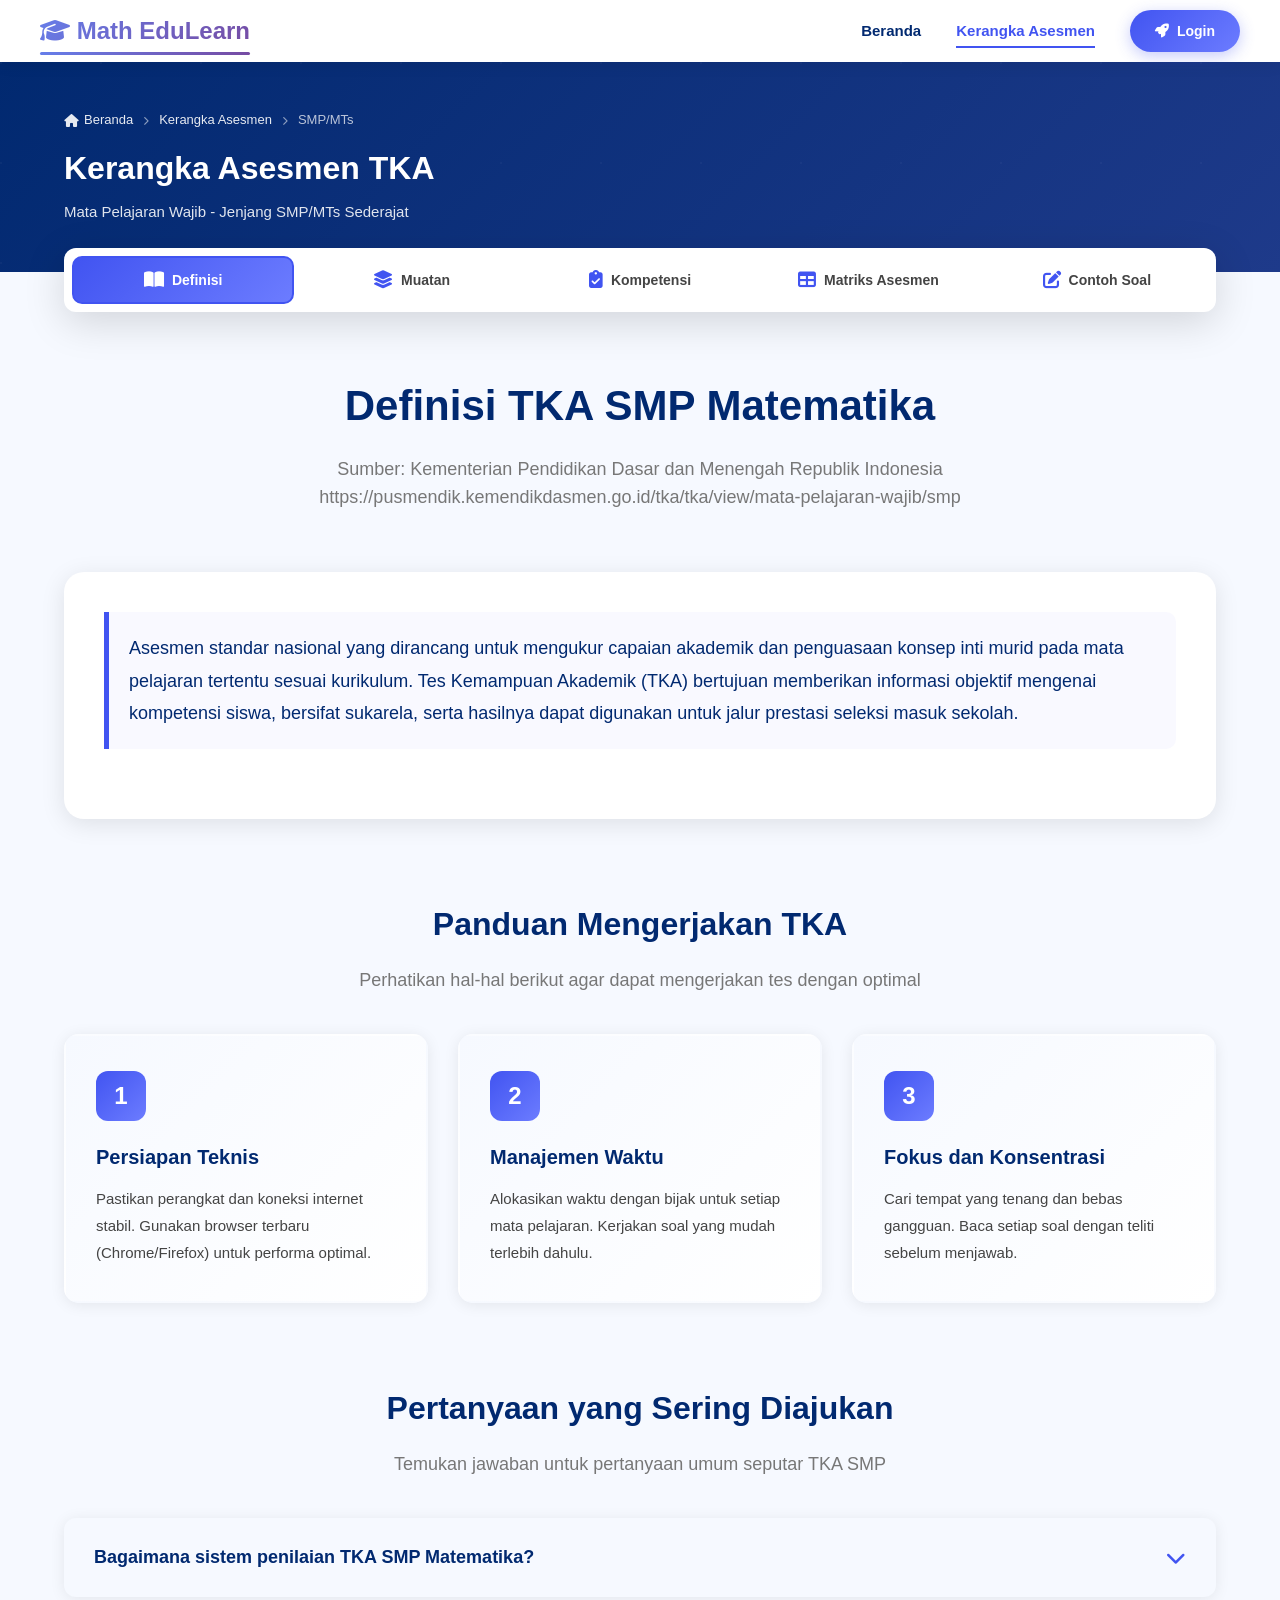
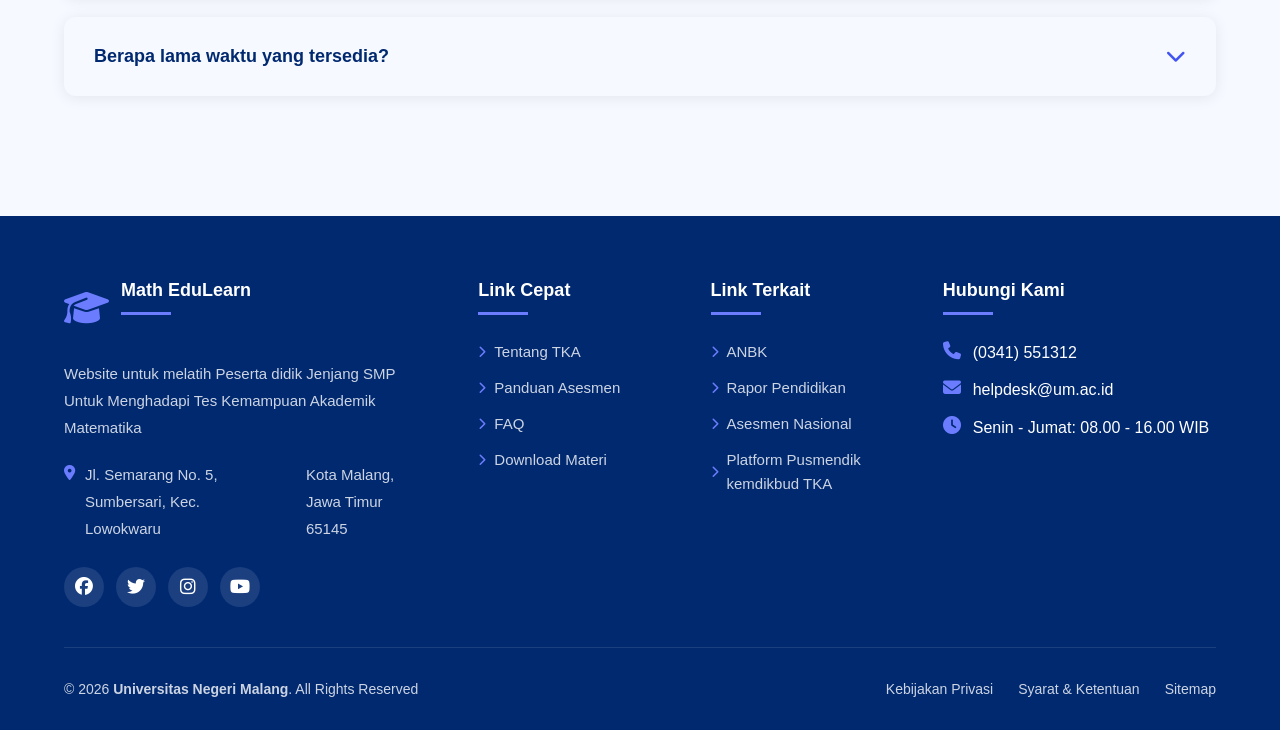
<file: kerangkaasesmen.html>
<!DOCTYPE html>
<html lang="id">
<head>
    <meta charset="UTF-8">
    <meta name="viewport" content="width=device-width, initial-scale=1.0">
    <title>Kerangka Asesmen SMP - TKA Pusmendik</title>
    <link rel="stylesheet" href="kerangkaasesmen.css">
    <link rel="stylesheet" href="https://cdnjs.cloudflare.com/ajax/libs/font-awesome/6.4.0/css/all.min.css">
</head>
<nav class="navbar">
        <div class="nav-container">
            <div class="logo">
                <i class="fas fa-graduation-cap"></i>
                <span>Math EduLearn</span>
            </div>
            <div class="nav-links">
                <a href="index.html" class="nav-link">Beranda</a>
                <a href="#" class="nav-link active">Kerangka Asesmen</a>
                <a href="https://tkasmp.vercel.app/" class="btn-cta">
                    <i class="fas fa-rocket"></i> Login
                </a>
            </div>
            <div class="mobile-menu-icon">
                <i class="fas fa-bars"></i>
            </div>
        </div>
    </nav>
    <section class="breadcrumb-section">
        <div class="container">
            <div class="breadcrumb">
                <a href="index.html"><i class="fas fa-home"></i> Beranda</a>
                <i class="fas fa-chevron-right"></i>
                <a href="#">Kerangka Asesmen</a>
                <i class="fas fa-chevron-right"></i>
                <span>SMP/MTs</span>
            </div>
            <h1>Kerangka Asesmen TKA</h1>
            <p>Mata Pelajaran Wajib - Jenjang SMP/MTs Sederajat</p>
        </div>
    </section>

   <section class="tabs-section">
        <div class="container">
            <div class="tabs-wrapper">
                <button class="tab-btn active" data-target="definisi">
                    <i class="fas fa-book-open"></i>
                    <span>Definisi</span>
                </button>
                
                <button class="tab-btn" data-target="muatan">
                    <i class="fas fa-layer-group"></i>
                    <span>Muatan</span>
                </button>
                
                <button class="tab-btn" data-target="kompetensi">
                    <i class="fas fa-clipboard-check"></i>
                    <span>Kompetensi</span>
                </button>
                
                <button class="tab-btn" data-target="matriks">
                    <i class="fas fa-table"></i>
                    <span>Matriks Asesmen</span>
                </button>
                
                <button class="tab-btn" data-target="contoh">
                    <i class="fas fa-pen-to-square"></i>
                    <span>Contoh Soal</span>
                </button>
            </div>
        </div>
    </section>

    <section class="main-content">
        <div class="container">
            
<div id="definisi" class="tab-content active-content" data-aos="fade-up">
                
                <div class="content-header">
                    <h2>Definisi TKA SMP Matematika</h2>
                    <p>Sumber: Kementerian Pendidikan Dasar dan Menengah Republik Indonesia </p>
        <p>https://pusmendik.kemendikdasmen.go.id/tka/tka/view/mata-pelajaran-wajib/smp </p>
                </div>
                <div class="definition-box">
                    <div class="highlight-text">
                        <p>Asesmen standar nasional yang dirancang untuk mengukur capaian akademik dan penguasaan konsep inti murid pada mata pelajaran tertentu sesuai kurikulum. Tes Kemampuan Akademik (TKA) bertujuan memberikan informasi objektif mengenai kompetensi siswa, bersifat sukarela, serta hasilnya dapat digunakan untuk jalur prestasi seleksi masuk sekolah.</p>
                    </div>
                </div>

                <div class="guidelines-header" style="margin-top: 80px; margin-bottom: 40px; text-align: center;">
                    <h2 style="font-size: 32px; color: var(--secondary-color);">Panduan Mengerjakan TKA</h2>
                    <p style="color: var(--text-light);">Perhatikan hal-hal berikut agar dapat mengerjakan tes dengan optimal</p>
                </div>
                <div class="guidelines-grid">
                    <div class="guideline-card">
                        <div class="guideline-number">1</div>
                        <div class="guideline-content">
                            <h4>Persiapan Teknis</h4>
                            <p>Pastikan perangkat dan koneksi internet stabil. Gunakan browser terbaru (Chrome/Firefox) untuk performa optimal.</p>
                        </div>
                    </div>
                    <div class="guideline-card">
                        <div class="guideline-number">2</div>
                        <div class="guideline-content">
                            <h4>Manajemen Waktu</h4>
                            <p>Alokasikan waktu dengan bijak untuk setiap mata pelajaran. Kerjakan soal yang mudah terlebih dahulu.</p>
                        </div>
                    </div>
                    <div class="guideline-card">
                        <div class="guideline-number">3</div>
                        <div class="guideline-content">
                            <h4>Fokus dan Konsentrasi</h4>
                            <p>Cari tempat yang tenang dan bebas gangguan. Baca setiap soal dengan teliti sebelum menjawab.</p>
                        </div>
                    </div>
                </div>

                <div class="faq-header" style="margin-top: 80px; margin-bottom: 40px; text-align: center;">
                    <h2 style="font-size: 32px; color: var(--secondary-color);">Pertanyaan yang Sering Diajukan</h2>
                    <p style="color: var(--text-light);">Temukan jawaban untuk pertanyaan umum seputar TKA SMP</p>
                </div>
                <div class="faq-list">
                    <div class="faq-item">
                        <div class="faq-question" onclick="toggleFaq(this)">
                            <h4>Bagaimana sistem penilaian TKA SMP Matematika?</h4>
                            <i class="fas fa-chevron-down"></i>
                        </div>
                        <div class="faq-answer">
                            <p>TKA SMP Matematika menggunakan sistem penilaian dengan skala 0-100.</p>
                        </div>
                    </div>
                    <div class="faq-item">
                        <div class="faq-question" onclick="toggleFaq(this)">
                            <h4>Berapa lama waktu yang tersedia?</h4>
                            <i class="fas fa-chevron-down"></i>
                        </div>
                        <div class="faq-answer">
                            <p>Total waktu yang disediakan adalah 60 Menit</p>
                        </div>
                    </div>
                </div>
                
                <div style="margin-bottom: 60px;"></div>

            </div>

            <div id="muatan" class="tab-content" style="display: none;">
                <div class="text-content-wrapper">
                    <h3 class="text-title">Muatan</h3>
                    <p class="text-paragraph">
                        Muatan TKA Matematika SMP/MTs/sederajat merujuk pada elemen kurikulum atau materi matematika yang dipelajari murid yang ada pada Kurikulum 2013 dan Kurikulum Merdeka. Elemen ini meliputi:
                    </p>
                    <ul class="text-list">
                        <li>bilangan,</li>
                        <li>aljabar,</li>
                        <li>geometri dan pengukuran, serta</li>
                        <li>data dan peluang.</li>
                    </ul>
                    <p class="text-paragraph">
                        Penggunaan logika matematika diintegrasikan langsung dengan elemen matematika yang tertera dalam kurikulum. Pengetahuan matematika diukur melalui permasalahan dalam konteks matematika dan permasalahan dalam konteks keseharian.
                    </p>
                </div>
            </div>

 <div id="kompetensi" class="tab-content" style="display: none;">
    <div class="content-header">
        <h2>Kompetensi</h2>
        <p>Sumber: Kementerian Pendidikan Dasar dan Menengah Republik Indonesia </p>
        <p>https://pusmendik.kemendikdasmen.go.id/tka/tka/view/mata-pelajaran-wajib/smp </p>
    </div>
    
    <div class="table-responsive">
        <table class="competency-table">
            <thead>
                <tr>
                    <th width="25%">Level Kognitif</th>
                    <th width="25%">Proses Berpikir</th>
                    <th width="50%">Deskripsi Proses Berpikir</th>
                </tr>
            </thead>
            <tbody>
                <tr>
                    <td rowspan="4" class="level-cell">
                        <span class="level-badge l1">Level 1</span>
                        <strong>Pengetahuan & Pemahaman</strong>
                        <br><em>(Knowing and Understanding)</em>
                    </td>
                    <td><strong>Menghitung</strong></td>
                    <td>Melakukan perhitungan berdasarkan prosedur yang mencakup operasi hitung aritmatika (+, -, ×, ÷, atau kombinasinya), operasi aljabar, atau operasi matematika lainnya.</td>
                </tr>
                <tr>
                    <td><strong>Memahami informasi</strong></td>
                    <td>Memahami informasi dari grafik fungsi, tabel, diagram, infografis, atau bentuk visual lainnya.</td>
                </tr>
                <tr>
                    <td><strong>Mengelompokkan</strong></td>
                    <td>Mengelompokkan objek berdasarkan fakta, konsep, dan prinsip matematika dalam cakupan sub-elemen.</td>
                </tr>
                <tr>
                    <td><strong>Mengidentifikasi</strong></td>
                    <td>Melakukan identifikasi terhadap objek menggunakan konsep, fakta, dan prinsip matematika dalam cakupan sub-elemen.</td>
                </tr>

                <tr>
                    <td rowspan="3" class="level-cell">
                        <span class="level-badge l2">Level 2</span>
                        <strong>Aplikasi</strong>
                        <br><em>(Applying)</em>
                    </td>
                    <td><strong>Memodelkan</strong></td>
                    <td>Memodelkan permasalahan kontekstual terkait cakupan sub-elemen ke dalam kalimat matematika.</td>
                </tr>
                <tr>
                    <td><strong>Mengaplikasikan</strong></td>
                    <td>Mengaplikasikan strategi dan operasi matematika (berupa operasi hitung, operasi aljabar, atau bentuk operasi lainnya) untuk menyelesaikan permasalahan yang melibatkan konsep dan prosedur matematis yang familiar dan rutin.</td>
                </tr>
                <tr>
                    <td><strong>Menginterpretasikan</strong></td>
                    <td>Memahami dan menjelaskan makna dari berbagai situasi, kejadian, pernyataan, representasi, atau masalah matematika.</td>
                </tr>

                <tr>
                    <td rowspan="5" class="level-cell">
                        <span class="level-badge l3">Level 3</span>
                        <strong>Penalaran</strong>
                        <br><em>(Reasoning)</em>
                    </td>
                    <td><strong>Menganalisis</strong></td>
                    <td>Menentukan, menjelaskan, dan menggunakan hubungan beberapa konsep, fakta, prinsip, atau prosedur matematika dalam cakupan sub-elemen.</td>
                </tr>
                <tr>
                    <td><strong>Memecahkan masalah</strong></td>
                    <td>Mengaitkan beberapa konsep, fakta, prinsip, prosedur, dan representasi matematika dalam cakupan sub-elemen, untuk menyelesaikan permasalahan dalam situasi baru atau konteks yang tidak rutin.</td>
                </tr>
                <tr>
                    <td><strong>Mengevaluasi</strong></td>
                    <td>Mengevaluasi alternatif strategi dan solusi dari suatu pemecahan masalah.</td>
                </tr>
                <tr>
                    <td><strong>Menyimpulkan</strong></td>
                    <td>Menarik kesimpulan yang valid dari informasi, data, atau bukti yang diberikan menggunakan konsep, fakta, prinsip, dan prosedur matematika dalam cakupan sub-elemen.</td>
                </tr>
                <tr>
                    <td><strong>Melakukan generalisasi</strong></td>
                    <td>Menyusun pernyataan matematis yang menggambarkan hubungan yang lebih umum terkait konsep, fakta, prinsip, dan prosedur dalam cakupan sub-elemen.</td>
                </tr>
            </tbody>
        </table>
    </div>
</div>

<div id="matriks" class="tab-content" style="display: none;">
    <div class="content-header">
        <h2>Matriks Asesmen</h2>
        <p>Sumber: Kementerian Pendidikan Dasar dan Menengah Republik Indonesia </p>
        <p>https://pusmendik.kemendikdasmen.go.id/tka/tka/view/mata-pelajaran-wajib/smp </p>
    </div>
    
    <div class="table-responsive">
        <table class="matrix-table">
            <thead>
                <tr>
                    <th width="5%">No</th>
                    <th width="15%">Elemen/ Materi</th>
                    <th width="20%">Sub-elemen/ Submateri</th>
                    <th width="40%">Kompetensi</th>
                    <th width="20%">Batasan/ Catatan</th>
                </tr>
            </thead>
            <tbody>
                <tr>
                    <td class="center-text">1</td>
                    <td class="bold-text">Bilangan</td>
                    <td class="bold-text">Bilangan Real</td>
                    <td>
                        <p class="intro-text">Memahami, mengaplikasikan, dan bernalar yang lebih tinggi untuk menyelesaikan permasalahan terkait cakupan sub-elemen berikut:</p>
                        <ul class="detail-list">
                            <li>Perbandingan dan sifat-sifat bilangan;</li>
                            <li>Operasi aritmetika pada bilangan;</li>
                            <li>Estimasi/perkiraan hasil perhitungan;</li>
                            <li>Faktorisasi prima bilangan asli;</li>
                            <li>Rasio (skala, proporsi, dan laju perubahan);</li>
                            <li>Perbandingan senilai dan berbalik nilai.</li>
                        </ul>
                    </td>
                    <td>
                        Bilangan mencakup bilangan bulat, bilangan rasional dan irasional, bilangan berpangkat bulat, bilangan akar, dan bilangan dalam notasi ilmiah.
                    </td>
                </tr>

                <tr>
                    <td rowspan="4" class="center-text">2</td>
                    <td rowspan="4" class="bold-text">Aljabar</td>
                    <td class="bold-text">Persamaan dan Pertidaksamaan Linier</td>
                    <td>
                        <p class="intro-text">Memahami, mengaplikasikan, dan bernalar yang lebih tinggi untuk menyelesaikan permasalahan terkait cakupan sub-elemen berikut:</p>
                        <ul class="detail-list">
                            <li>Persamaan linear satu variabel;</li>
                            <li>Pertidaksamaan linear satu variabel;</li>
                            <li>Sistem persamaan linear dua variabel.</li>
                        </ul>
                    </td>
                    <td rowspan="4" class="center-text">-</td>
                </tr>
                <tr>
                    <td class="bold-text">Bentuk Aljabar</td>
                    <td>
                        <p class="intro-text">Memahami, mengaplikasikan, dan bernalar yang lebih tinggi untuk menyelesaikan permasalahan terkait cakupan sub-elemen berikut:</p>
                        <ul class="detail-list">
                            <li>Bentuk aljabar dan sifat-sifat operasinya (komutatif, asosiatif, dan distributif).</li>
                        </ul>
                    </td>
                </tr>
                <tr>
                    <td class="bold-text">Fungsi</td>
                    <td>
                        <p class="intro-text">Memahami, mengaplikasikan, dan bernalar yang lebih tinggi untuk menyelesaikan permasalahan terkait cakupan sub-elemen berikut:</p>
                        <ul class="detail-list">
                            <li>Relasi dan fungsi (domain, kodomain, range), serta penyajiannya.</li>
                        </ul>
                    </td>
                </tr>
                <tr>
                    <td class="bold-text">Barisan dan Deret</td>
                    <td>
                        <p class="intro-text">Memahami, mengaplikasikan, dan bernalar yang lebih tinggi untuk menyelesaikan permasalahan terkait cakupan sub-elemen berikut:</p>
                        <ul class="detail-list">
                            <li>Barisan berhingga bilangan;</li>
                            <li>Deret berhingga bilangan.</li>
                        </ul>
                    </td>
                </tr>

                <tr>
                    <td rowspan="3" class="center-text">3</td>
                    <td rowspan="3" class="bold-text">Geometri dan Pengukuran</td>
                    <td class="bold-text">Objek Geometri</td>
                    <td>
                        <p class="intro-text">Memahami, mengaplikasikan, dan bernalar yang lebih tinggi untuk menyelesaikan permasalahan terkait cakupan sub-elemen berikut:</p>
                        <ul class="detail-list">
                            <li>Hubungan antar-sudut yang terbentuk oleh dua garis yang berpotongan, dan oleh dua garis sejajar yang dipotong suatu garis transversal (termasuk penentuan besar sudut dalam segitiga);</li>
                            <li>Teorema Pythagoras;</li>
                            <li>Kekongruenan dan kesebangunan bangun datar;</li>
                            <li>Jaring-jaring bangun ruang (prisma, tabung, limas dan kerucut).</li>
                        </ul>
                    </td>
                    <td rowspan="3" class="center-text">-</td>
                </tr>
                <tr>
                    <td class="bold-text">Transformasi Geometri</td>
                    <td>
                        <p class="intro-text">Memahami, mengaplikasikan, dan bernalar yang lebih tinggi untuk menyelesaikan permasalahan terkait cakupan sub-elemen berikut:</p>
                        <ul class="detail-list">
                            <li>Transformasi tunggal (refleksi, translasi, rotasi, dan dilatasi) terhadap titik, garis, dan bangun datar pada bidang.</li>
                        </ul>
                    </td>
                </tr>
                <tr>
                    <td class="bold-text">Pengukuran</td>
                    <td>
                        <p class="intro-text">Memahami, mengaplikasikan, dan bernalar yang lebih tinggi untuk menyelesaikan permasalahan terkait cakupan sub-elemen berikut:</p>
                        <ul class="detail-list">
                            <li>Keliling dan luas bangun datar (daerah segi banyak dan daerah lingkaran, serta daerah gabungannya);</li>
                            <li>Volume bangun ruang (prisma, limas, dan bola).</li>
                        </ul>
                    </td>
                </tr>

                <tr>
                    <td rowspan="2" class="center-text">4</td>
                    <td rowspan="2" class="bold-text">Data dan Peluang</td>
                    <td class="bold-text">Data</td>
                    <td>
                        <p class="intro-text">Memahami, mengaplikasikan, dan bernalar yang lebih tinggi untuk menyelesaikan permasalahan terkait cakupan sub-elemen berikut:</p>
                        <ul class="detail-list">
                            <li>Perumusan pertanyaan untuk mendapatkan data, serta penyajian, dan peginterpretasian data;</li>
                            <li>Penentuan dan penaksiran rerata (mean), median, modus, dan jangkauan (range) dari data;</li>
                            <li>Perbandingan ukuran pemusatan dan ukuran penyebaran beberapa kelompok data.</li>
                        </ul>
                    </td>
                    <td>
                        Penyajian data meliputi: diagram batang, diagram garis, diagram lingkaran, dan tabel.
                    </td>
                </tr>
                <tr>
                    <td class="bold-text">Peluang</td>
                    <td>
                        <p class="intro-text">Memahami, mengaplikasikan, dan bernalar yang lebih tinggi untuk menyelesaikan permasalahan terkait cakupan sub-elemen berikut:</p>
                        <ul class="detail-list">
                            <li>Peluang dan frekuensi relatif dari kejadian tunggal.</li>
                        </ul>
                    </td>
                    <td>-</td>
                </tr>
            </tbody>
        </table>
    </div>
</div>
 <div id="contoh" class="tab-content" style="display: none;">
    <div class="content-header">
        <h2>Contoh Soal Matematika</h2>
        <p>Sumber: Kementerian Pendidikan Dasar dan Menengah Republik Indonesia </p>
        <p>https://pusmendik.kemendikdasmen.go.id/tka/tka/view/mata-pelajaran-wajib/smp </p>
    </div>
    
    <div class="table-responsive">
        <table class="examples-table">
            <thead>
                <tr>
                    <th width="5%">No</th>
                    <th width="20%">Materi & Level</th>
                    <th width="75%">Stimulus & Pertanyaan</th>
                </tr>
            </thead>
            <tbody>
                <tr>
                    <td class="center-text">1</td>
                    <td>
                        <div class="meta-tag topic">Bilangan Real</div>
                        <div class="meta-tag level l3">Level 3 – Penalaran</div>
                        <div class="meta-tag type">Pilihan Ganda Kompleks</div>
                    </td>
                    <td>
                        <div class="question-box">
                            <p>Terdapat tiga bilangan yang dinyatakan dengan:</p>
                            <ul class="math-list">
                                <li>(33<sup>2</sup> − 3<sup>2</sup>)</li>
                                <li>(8<sup>2</sup> + 296)</li>
                                <li>(36 × 35)</li>
                            </ul>
                            <p><strong>Pertanyaan:</strong><br>Bilangan apa saja yang merupakan faktor persekutuan ketiga bilangan tersebut?</p>
                        </div>
                        <div class="answer-box">
                            <span class="badge-key"><i class="fas fa-key"></i> Kunci Jawaban:</span>
                            Mencari faktor persekutuan dari hasil operasi bilangan tersebut.
                        </div>
                    </td>
                </tr>

                <tr>
                    <td class="center-text">2</td>
                    <td>
                        <div class="meta-tag topic">Perbandingan</div>
                        <div class="meta-tag level l2">Level 2 – Aplikasi</div>
                        <div class="meta-tag type">Pilihan Ganda</div>
                    </td>
                    <td>
                        <div class="question-box">
                            <p>Harga setengah kilogram cabe rawit pada hari ini adalah Rp35.000,00. Jika hari ini Ibu membeli cabe rawit seberat <strong>2&frac14; kg</strong>, total harga yang harus dibayar Ibu adalah...</p>
                            <div class="options-grid">
                                <div>A. Rp175.000,00</div>
                                <div>B. Rp157.500,00</div>
                                <div>C. Rp140.000,00</div>
                                <div>D. Rp87.500,00</div>
                            </div>
                        </div>
                        <div class="answer-box">
                            <span class="badge-key"><i class="fas fa-key"></i> Kunci Jawaban:</span> <strong>B</strong> (Rp157.500,00)
                        </div>
                    </td>
                </tr>

                <tr>
                    <td class="center-text">3</td>
                    <td>
                        <div class="meta-tag topic">Aljabar (SPLDV)</div>
                        <div class="meta-tag level l2">Level 2 – Aplikasi</div>
                        <div class="meta-tag type">PGK (Benar/Salah)</div>
                    </td>
                    <td>
                        <div class="question-box">
                            <p>Misalkan <em>a</em> dan <em>b</em> merupakan dua bilangan real sehingga sistem persamaan linear (SPL):</p>
                            <div class="equation-box">
                                2x + ay = 4<br>
                                bx - 2y = -1
                            </div>
                            <p>Mempunyai solusi (x, y) = (5, -2). Tentukan Benar atau Salah untuk pernyataan berikut:</p>
                            
                            <table class="pgk-table">
                                <thead>
                                    <tr>
                                        <th>Pernyataan</th>
                                        <th class="check-col">Benar</th>
                                        <th class="check-col">Salah</th>
                                    </tr>
                                </thead>
                                <tbody>
                                    <tr>
                                        <td>a merupakan bilangan prima.</td>
                                        <td class="check-col"><i class="fas fa-check-circle ans-check"></i></td>
                                        <td class="check-col"></td>
                                    </tr>
                                    <tr>
                                        <td>b merupakan bilangan ganjil.</td>
                                        <td class="check-col"><i class="fas fa-check-circle ans-check"></i></td>
                                        <td class="check-col"></td>
                                    </tr>
                                    <tr>
                                        <td>10a + b = 31.</td>
                                        <td class="check-col"></td>
                                        <td class="check-col"><i class="fas fa-check-circle ans-check" style="color: #ef4444;"></i></td>
                                    </tr>
                                </tbody>
                            </table>
                            </div>
                        <div class="answer-box">
                            <span class="badge-key"><i class="fas fa-key"></i> Kunci Jawaban:</span>
                            Lihat tanda centang pada tabel di atas.
                        </div>
                    </td>
                </tr>

                <tr>
                    <td class="center-text">4</td>
                    <td>
                        <div class="meta-tag topic">Geometri (Sudut)</div>
                        <div class="meta-tag level l2">Level 2 – Aplikasi</div>
                        <div class="meta-tag type">PGK (Benar/Salah)</div>
                    </td>
                    <td>
                        <div class="question-box">
                            <p><strong>Stimulus: Desain Jembatan</strong></p>
                            <p>Salah satu contoh desain jembatan tampak pada gambar:</p>
                            
                            <img src="Foto Jembatan soal 4.png" alt="Foto Jembatan" class="soal-img main-img">
                            
                            <p>Bagian rangka jembatan tersebut dapat digambarkan dengan sketsa garis sebagai berikut:</p>
                            
                            <img src="foto garis garis soal 4.png" alt="Sketsa Garis Jembatan" class="soal-img sketch-img">
                            
                            <p>Diketahui garis L1 sejajar dengan garis L2 dan garis L3 sejajar dengan garis L4. Jika besar sudut A adalah 50°, tentukan Benar atau Salah:</p>
                            
                            <table class="pgk-table">
                                <thead>
                                    <tr>
                                        <th>Pernyataan</th>
                                        <th class="check-col">Benar</th>
                                        <th class="check-col">Salah</th>
                                    </tr>
                                </thead>
                                <tbody>
                                    <tr>
                                        <td>Besar sudut D adalah 50°.</td>
                                        <td class="check-col"><i class="fas fa-check-circle ans-check"></i></td>
                                        <td class="check-col"></td>
                                    </tr>
                                    <tr>
                                        <td>Besar sudut C dapat ditentukan dengan aturan sudut berpelurus (50°).</td>
                                        <td class="check-col"></td>
                                        <td class="check-col"><i class="fas fa-check-circle ans-check" style="color: #ef4444;"></i></td>
                                    </tr>
                                    <tr>
                                        <td>Sudut B dan E sama besar yaitu 130°.</td>
                                        <td class="check-col"><i class="fas fa-check-circle ans-check"></i></td>
                                        <td class="check-col"></td>
                                    </tr>
                                </tbody>
                            </table>
                            </div>
                        <div class="answer-box">
                            <span class="badge-key"><i class="fas fa-key"></i> Kunci Jawaban:</span>
                            Lihat tanda centang pada tabel di atas.
                        </div>
                    </td>
                </tr>
                
                <tr>
                    <td class="center-text">5</td>
                    <td>
                        <div class="meta-tag topic">Pengukuran (Luas)</div>
                        <div class="meta-tag level l3">Level 3 – Penalaran</div>
                        <div class="meta-tag type">Pilihan Ganda</div>
                    </td>
                    <td>
                        <div class="question-box">
                            <p>Pak Doni mempunyai rumah dengan tampak samping kanan sebagai berikut:</p>
                            
                            <img src="soal 5.png" alt="Denah Rumah" class="soal-img main-img">
                            
                            <p>Pak Doni ingin mengecat dinding samping rumah. Tersedia 4 merek cat dengan daya sebar berbeda:</p>
                            <ul class="dashed-list">
                                <li>Momilex (7 m²/kg)</li>
                                <li>Josun (8 m²/kg)</li>
                                <li>Bulux (10 m²/kg)</li>
                                <li>Noppin (9 m²/kg)</li>
                            </ul>
                            <p>Supaya sisa cat yang dibeli paling sedikit, cat merek apakah yang sebaiknya dipilih?</p>
                        </div>
                        <div class="answer-box">
                            <span class="badge-key"><i class="fas fa-key"></i> Kunci Jawaban:</span> <strong>C</strong> (Bulux)
                        </div>
                    </td>
                </tr>

                <tr>
                    <td class="center-text">6</td>
                    <td>
                        <div class="meta-tag topic">Data (Rerata)</div>
                        <div class="meta-tag level l2">Level 2 – Aplikasi</div>
                        <div class="meta-tag type">Pilihan Ganda</div>
                    </td>
                    <td>
                        <div class="question-box">
                            <p>Diketahui rata-rata berat telur: Kecil (45g), Sedang (55g), Besar (65g).</p>
                            <p>Satu kemasan isi 10 butir harus memiliki rata-rata 55 gram. Jika kemasan sudah berisi: <strong>1 telur besar, 5 telur sedang, dan 2 telur kecil</strong>, maka dua telur tambahan yang harus dipilih adalah...</p>
                             <div class="options-grid">
                                <div>A. 2 telur sedang</div>
                                <div>B. 2 telur besar</div>
                                <div>C. 1 telur besar & 1 telur kecil</div>
                                <div>D. 1 telur besar & 1 telur sedang</div>
                            </div>
                        </div>
                        <div class="answer-box">
                            <span class="badge-key"><i class="fas fa-key"></i> Kunci Jawaban:</span> <strong>D</strong> (1 telur besar dan 1 telur sedang)
                        </div>
                    </td>
                </tr>
                <!-- SOAL 7 -->
                <tr>
                    <td class="center-text">7</td>
                    <td>
                        <div class="meta-tag topic">Bilangan (Operasi Hitung)</div>
                        <div class="meta-tag level l1">Level 1 – Pengetahuan & Pemahaman</div>
                        <div class="meta-tag type">PGK MCMA</div>
                    </td>
                    <td>
                        <div class="question-box">
                            <p>Tabel berikut menunjukkan operasi hitung bilangan bulat beserta hasil operasinya:</p>
                            <table class="pgk-table">
                                <thead><tr><th>No.</th><th>Operasi Hitung</th><th>Hasil</th></tr></thead>
                                <tbody>
                                    <tr><td>1</td><td>−14 + 9 ÷ 0,9 − 10</td><td>−14</td></tr>
                                    <tr><td>2</td><td>20 + (−10) × ½ − 13</td><td>2</td></tr>
                                    <tr><td>3</td><td>18 + (−18) ÷ (−6) + 4</td><td>20</td></tr>
                                    <tr><td>4</td><td>−8 − 10 × 20% − 5</td><td>15</td></tr>
                                </tbody>
                            </table>
                            <p>Pasangan operasi hitung dan hasilnya yang <strong>benar</strong> ditunjukkan oleh nomor …</p>
                            <div class="options-grid">
                                <div>A. 1 dan 2</div><div>B. 1 dan 3</div>
                                <div>C. 2 dan 3</div><div>D. 2 dan 4</div>
                            </div>
                        </div>
                        <div class="answer-box"><span class="badge-key"><i class="fas fa-key"></i> Kunci Jawaban:</span> <strong>A</strong> (1 dan 2)</div>
                    </td>
                </tr>

                <!-- SOAL 8 -->
                <tr>
                    <td class="center-text">8</td>
                    <td>
                        <div class="meta-tag topic">Bilangan (Perbandingan)</div>
                        <div class="meta-tag level l2">Level 2 – Aplikasi</div>
                        <div class="meta-tag type">Pilihan Ganda</div>
                    </td>
                    <td>
                        <div class="question-box">
                            <p>Diketahui 45 liter beras cukup untuk makan 5 orang dalam 10 hari. Dalam suatu acara kemah, dihabiskan 72 liter beras dalam sehari. Dengan anggapan setiap orang memiliki porsi makan yang sama, banyaknya orang yang mengikuti acara kemah adalah … orang.</p>
                            <div class="options-grid">
                                <div>A. 8</div><div>B. 16</div><div>C. 80</div><div>D. 160</div>
                            </div>
                        </div>
                        <div class="answer-box"><span class="badge-key"><i class="fas fa-key"></i> Kunci Jawaban:</span> <strong>C</strong> (80 orang)</div>
                    </td>
                </tr>

                <!-- SOAL 9 -->
                <tr>
                    <td class="center-text">9</td>
                    <td>
                        <div class="meta-tag topic">Geometri (Skala & Luas)</div>
                        <div class="meta-tag level l2">Level 2 – Aplikasi</div>
                        <div class="meta-tag type">Pilihan Ganda</div>
                    </td>
                    <td>
                        <div class="question-box">
                            <p>Sebuah denah rumah memiliki skala 1 : 150. Pada denah, garasi berukuran 2 cm × 1,5 cm dan kamar tidur utama berukuran 2 cm × 2,5 cm. Selisih luas garasi dan kamar tidur utama pada ukuran sebenarnya adalah … m².</p>
                            <div class="options-grid">
                                <div>A. 3,0</div><div>B. 3,5</div><div>C. 4,0</div><div>D. 4,5</div>
                            </div>
                        </div>
                        <div class="answer-box"><span class="badge-key"><i class="fas fa-key"></i> Kunci Jawaban:</span> <strong>D</strong> (4,5 m²)</div>
                    </td>
                </tr>

                <!-- SOAL 10 -->
                <tr>
                    <td class="center-text">10</td>
                    <td>
                        <div class="meta-tag topic">Aljabar (Persamaan Linear)</div>
                        <div class="meta-tag level l2">Level 2 – Aplikasi</div>
                        <div class="meta-tag type">Pilihan Ganda</div>
                    </td>
                    <td>
                        <div class="question-box">
                            <p>Lili adalah seorang teknisi yang bekerja di perusahaan telepon genggam. Banyaknya telepon genggam tersisa yang perlu diperbaiki dapat diperkirakan dengan persamaan <strong>P = 120 − 24d</strong>, dengan P = banyaknya telepon genggam tersisa dan d = hari kerja. Apa maksud nilai 120 pada persamaan tersebut?</p>
                            <div class="options-grid">
                                <div>A. Lili menyelesaikan pekerjaan dalam 120 hari</div>
                                <div>B. Lili memulai minggu dengan 120 telepon yang perlu diperbaiki</div>
                                <div>C. Lili memperbaiki 120 telepon setiap harinya</div>
                                <div>D. Lili mendapat tambahan 120 telepon setiap harinya</div>
                            </div>
                        </div>
                        <div class="answer-box"><span class="badge-key"><i class="fas fa-key"></i> Kunci Jawaban:</span> <strong>B</strong></div>
                    </td>
                </tr>

                <!-- SOAL 11 -->
                <tr>
                    <td class="center-text">11</td>
                    <td>
                        <div class="meta-tag topic">Aljabar (Fungsi)</div>
                        <div class="meta-tag level l1">Level 1 – Pengetahuan & Pemahaman</div>
                        <div class="meta-tag type">Pilihan Ganda</div>
                    </td>
                    <td>
                        <div class="question-box">
                            <p>Diketahui fungsi yang didefinisikan oleh <strong>f(x) = 4x − 1</strong>. Jika f(a) = −9 dan f(2) = b, nilai a − b adalah …</p>
                            <div class="options-grid">
                                <div>A. −9</div><div>B. −5</div><div>C. 5</div><div>D. 9</div>
                            </div>
                        </div>
                        <div class="answer-box"><span class="badge-key"><i class="fas fa-key"></i> Kunci Jawaban:</span> <strong>A</strong> (−9)</div>
                    </td>
                </tr>

                <!-- SOAL 12 -->
                <tr>
                    <td class="center-text">12</td>
                    <td>
                        <div class="meta-tag topic">Aljabar (Barisan Aritmetika)</div>
                        <div class="meta-tag level l2">Level 2 – Aplikasi</div>
                        <div class="meta-tag type">Pilihan Ganda</div>
                    </td>
                    <td>
                        <div class="question-box">
                            <p>Sebuah perusahaan pada bulan pertama memproduksi 8.000 unit barang dan menaikkan produksinya tiap bulan sebanyak 300 unit. Jumlah barang yang diproduksi selama satu semester adalah …</p>
                            <div class="options-grid">
                                <div>A. 57.000 unit</div><div>B. 53.400 unit</div>
                                <div>C. 52.500 unit</div><div>D. 29.400 unit</div>
                            </div>
                        </div>
                        <div class="answer-box"><span class="badge-key"><i class="fas fa-key"></i> Kunci Jawaban:</span> <strong>C</strong> (52.500 unit)</div>
                    </td>
                </tr>

                <!-- SOAL 13 -->
                <tr>
                    <td class="center-text">13</td>
                    <td>
                        <div class="meta-tag topic">Aljabar (SPLDV)</div>
                        <div class="meta-tag level l2">Level 2 – Aplikasi</div>
                        <div class="meta-tag type">PGK (Benar/Salah)</div>
                    </td>
                    <td>
                        <div class="question-box">
                            <p>Misalkan <em>a</em> dan <em>b</em> bilangan real sehingga sistem persamaan linear:</p>
                            <div class="equation-box">2x + ay = 4<br>bx − 2y = −1</div>
                            <p>mempunyai solusi (x, y) = (5, −2). Tentukan Benar atau Salah:</p>
                            <table class="pgk-table">
                                <thead><tr><th>Pernyataan</th><th class="check-col">Benar</th><th class="check-col">Salah</th></tr></thead>
                                <tbody>
                                    <tr><td>a merupakan bilangan prima.</td><td class="check-col"><i class="fas fa-check-circle ans-check"></i></td><td></td></tr>
                                    <tr><td>b merupakan bilangan ganjil.</td><td class="check-col"><i class="fas fa-check-circle ans-check"></i></td><td></td></tr>
                                    <tr><td>10a + b = 31.</td><td></td><td class="check-col"><i class="fas fa-check-circle ans-check" style="color:#ef4444"></i></td></tr>
                                </tbody>
                            </table>
                        </div>
                        <div class="answer-box"><span class="badge-key"><i class="fas fa-key"></i> Kunci Jawaban:</span> Benar, Benar, Salah (a = 3, b = −1)</div>
                    </td>
                </tr>

                <!-- SOAL 14 -->
                <tr>
                    <td class="center-text">14</td>
                    <td>
                        <div class="meta-tag topic">Geometri (Kesebangunan)</div>
                        <div class="meta-tag level l2">Level 2 – Aplikasi</div>
                        <div class="meta-tag type">Pilihan Ganda</div>
                    </td>
                    <td>
                        <div class="question-box">
                            <p>Diketahui △ABC sebangun dengan △BCD. Perbandingan sisi yang sesuai adalah …</p>
                            <div class="options-grid">
                                <div>A. AB/BD = BC/CD = AC/BC</div>
                                <div>B. AD/BD = AB/CD = BD/BC</div>
                                <div>C. AB/AD = BC/AB = AC/BD</div>
                                <div>D. AB/AD = BC/AB = AC/BC</div>
                            </div>
                        </div>
                        <div class="answer-box"><span class="badge-key"><i class="fas fa-key"></i> Kunci Jawaban:</span> <strong>A</strong></div>
                    </td>
                </tr>

                <!-- SOAL 15 -->
                <tr>
                    <td class="center-text">15</td>
                    <td>
                        <div class="meta-tag topic">Geometri (Keliling & Luas)</div>
                        <div class="meta-tag level l3">Level 3 – Penalaran</div>
                        <div class="meta-tag type">Pilihan Ganda</div>
                    </td>
                    <td>
                        <div class="question-box">
                            <p>Sebidang kebun berbentuk huruf L tersusun dari 2 buah persegi panjang yang tidak tumpang-tindih. Kebun memiliki keliling 160 m. Jika hanya ada 2 ukuran sisi kebun tersebut, luas kebun adalah … m².</p>
                            <div class="options-grid">
                                <div>A. 256</div><div>B. 512</div><div>C. 812</div><div>D. 1.024</div>
                            </div>
                        </div>
                        <div class="answer-box"><span class="badge-key"><i class="fas fa-key"></i> Kunci Jawaban:</span> <strong>D</strong> (1.024 m²)</div>
                    </td>
                </tr>

                <!-- SOAL 16 -->
                <tr>
                    <td class="center-text">16</td>
                    <td>
                        <div class="meta-tag topic">Geometri (Luas Bangun)</div>
                        <div class="meta-tag level l3">Level 3 – Penalaran</div>
                        <div class="meta-tag type">Pilihan Ganda</div>
                    </td>
                    <td>
                        <div class="question-box">
                            <p>Julvina memiliki kawat 9 m untuk membuat limas dari kawat. Alas limas berbentuk persegi dengan sisi 15 cm dan rusuk tegak 19 cm. Jika seluruh kawat digunakan, banyak limas yang dapat dibuat dan sisa kawatnya adalah …</p>
                            <div class="options-grid">
                                <div>A. 6 limas, sisa 24 cm</div>
                                <div>B. 6 limas, sisa 42 cm</div>
                                <div>C. 6 limas, sisa 66 cm</div>
                                <div>D. 6 limas, sisa 84 cm</div>
                            </div>
                        </div>
                        <div class="answer-box"><span class="badge-key"><i class="fas fa-key"></i> Kunci Jawaban:</span> <strong>D</strong> (6 limas, sisa 84 cm)</div>
                    </td>
                </tr>

                <!-- SOAL 17 -->
                <tr>
                    <td class="center-text">17</td>
                    <td>
                        <div class="meta-tag topic">Geometri (Transformasi)</div>
                        <div class="meta-tag level l1">Level 1 – Pengetahuan & Pemahaman</div>
                        <div class="meta-tag type">PGK MCMA</div>
                    </td>
                    <td>
                        <div class="question-box">
                            <p>Titik A(3, −5) ditranslasikan oleh T(2, 7). Berilah tanda centang (✓) pada pernyataan yang benar:</p>
                            <ul class="dashed-list">
                                <li>Absis bayangan titik A adalah 5.</li>
                                <li>Ordinat bayangan titik A adalah −2.</li>
                                <li>Bayangan titik A berada di kuadran III.</li>
                                <li>Jarak bayangan titik A ke titik (0, 0) adalah √29.</li>
                            </ul>
                        </div>
                        <div class="answer-box"><span class="badge-key"><i class="fas fa-key"></i> Kunci Jawaban:</span> Pernyataan 1 dan 4 benar (bayangan = A'(5, 2))</div>
                    </td>
                </tr>

                <!-- SOAL 18 -->
                <tr>
                    <td class="center-text">18</td>
                    <td>
                        <div class="meta-tag topic">Bilangan (Weton/Pola)</div>
                        <div class="meta-tag level l3">Level 3 – Penalaran</div>
                        <div class="meta-tag type">PGK MCMA</div>
                    </td>
                    <td>
                        <div class="question-box">
                            <p>Weton adalah sistem penanggalan Jawa yang menggabungkan hari dalam seminggu (7 hari) dan hari pasaran (5 hari). Misalkan weton tiga hari yang lalu adalah Rabu Legi. Berilah tanda centang (✓) pada pernyataan yang benar:</p>
                            <ul class="dashed-list">
                                <li>Weton tiga hari yang lalu akan sama dengan weton 32 hari ke depan.</li>
                                <li>Weton minggu depan adalah Sabtu Pahing.</li>
                                <li>Delapan hari dari sekarang, hari pasarannya adalah Wage.</li>
                            </ul>
                        </div>
                        <div class="answer-box"><span class="badge-key"><i class="fas fa-key"></i> Kunci Jawaban:</span> Hanya pernyataan 1 yang benar (weton berulang setiap 35 hari)</div>
                    </td>
                </tr>

                <!-- SOAL 19 -->
                <tr>
                    <td class="center-text">19</td>
                    <td>
                        <div class="meta-tag topic">Bilangan (Weton/Pola)</div>
                        <div class="meta-tag level l2">Level 2 – Aplikasi</div>
                        <div class="meta-tag type">Pilihan Ganda</div>
                    </td>
                    <td>
                        <div class="question-box">
                            <p>Diketahui Ardi lahir 74 hari yang lalu. Jika hari ini adalah Sabtu Kliwon, weton Ardi adalah …</p>
                            <div class="options-grid">
                                <div>A. Senin Legi</div><div>B. Selasa Legi</div>
                                <div>C. Senin Pahing</div><div>D. Selasa Pahing</div>
                            </div>
                        </div>
                        <div class="answer-box"><span class="badge-key"><i class="fas fa-key"></i> Kunci Jawaban:</span> <strong>B</strong> (Selasa Legi)</div>
                    </td>
                </tr>

                <!-- SOAL 20 -->
                <tr>
                    <td class="center-text">20</td>
                    <td>
                        <div class="meta-tag topic">Data & Peluang (Statistika)</div>
                        <div class="meta-tag level l2">Level 2 – Aplikasi</div>
                        <div class="meta-tag type">PGK (Benar/Salah)</div>
                    </td>
                    <td>
                        <div class="question-box">
                            <p>Harga setengah kilogram cabai rawit hari ini adalah Rp35.000. Tentukan Benar atau Salah untuk setiap pernyataan berikut:</p>
                            <table class="pgk-table">
                                <thead><tr><th>Pernyataan</th><th class="check-col">Benar</th><th class="check-col">Salah</th></tr></thead>
                                <tbody>
                                    <tr><td>Membeli 1½ kg cabai rawit perlu membayar Rp87.500.</td><td></td><td class="check-col"><i class="fas fa-check-circle ans-check" style="color:#ef4444"></i></td></tr>
                                    <tr><td>Membeli 1 ons cabai rawit perlu membayar Rp8.000.</td><td></td><td class="check-col"><i class="fas fa-check-circle ans-check" style="color:#ef4444"></i></td></tr>
                                    <tr><td>Dengan Rp20.000, seseorang dapat membeli ¼ kg cabai rawit.</td><td class="check-col"><i class="fas fa-check-circle ans-check"></i></td><td></td></tr>
                                </tbody>
                            </table>
                        </div>
                        <div class="answer-box"><span class="badge-key"><i class="fas fa-key"></i> Kunci Jawaban:</span> Salah, Salah, Benar</div>
                    </td>
                </tr>

                <!-- SOAL 21 -->
                <tr>
                    <td class="center-text">21</td>
                    <td>
                        <div class="meta-tag topic">Aljabar (Persamaan Linear)</div>
                        <div class="meta-tag level l2">Level 2 – Aplikasi</div>
                        <div class="meta-tag type">PGK MCMA</div>
                    </td>
                    <td>
                        <div class="question-box">
                            <p>Seorang pembalap diwajibkan berlatih menempuh jarak tetap dengan kecepatan berbeda tiap minggu. Diketahui data berikut:</p>
                            <table class="pgk-table">
                                <thead><tr><th>Minggu ke-</th><th>1</th><th>2</th><th>3</th><th>4</th></tr></thead>
                                <tbody>
                                    <tr><td>Kecepatan (km/jam)</td><td>45</td><td>60</td><td>y</td><td>75</td></tr>
                                    <tr><td>Waktu (jam)</td><td>x</td><td>1,5</td><td>3</td><td>z</td></tr>
                                </tbody>
                            </table>
                            <p>Berilah tanda centang (✓) pada pernyataan yang benar:</p>
                            <ul class="dashed-list">
                                <li>Jarak tempuh pembalap setiap minggu adalah 90 km.</li>
                                <li>Kecepatan rata-rata pada minggu ke-3 adalah y = 30 km/jam.</li>
                                <li>Selisih waktu tempuh minggu ke-1 dan ke-4 adalah 48 menit.</li>
                            </ul>
                        </div>
                        <div class="answer-box"><span class="badge-key"><i class="fas fa-key"></i> Kunci Jawaban:</span> Ketiga pernyataan benar</div>
                    </td>
                </tr>

                <!-- SOAL 22 -->
                <tr>
                    <td class="center-text">22</td>
                    <td>
                        <div class="meta-tag topic">Aljabar (SPLDV – Konteks)</div>
                        <div class="meta-tag level l3">Level 3 – Penalaran</div>
                        <div class="meta-tag type">PGK MCMA</div>
                    </td>
                    <td>
                        <div class="question-box">
                            <p>Dua tiang bendera ditanam di tanah. Tiang 1: bagian atas = 5× bagian tertanam. Tiang 2: bagian atas = 3× bagian tertanam. Jumlah panjang kedua tiang = 13 m dan jumlah bagian tertanam = 2,5 m. Berilah tanda centang (✓) pada pernyataan yang benar:</p>
                            <ul class="dashed-list">
                                <li>Panjang tiang pertama adalah 9 meter.</li>
                                <li>Panjang tiang kedua adalah 4 meter.</li>
                                <li>Panjang bagian tertanam pada tiang pertama adalah 2 meter.</li>
                                <li>Panjang bagian tertanam pada tiang kedua adalah 0,5 meter.</li>
                            </ul>
                        </div>
                        <div class="answer-box"><span class="badge-key"><i class="fas fa-key"></i> Kunci Jawaban:</span> Pernyataan 1 dan 2 benar</div>
                    </td>
                </tr>

                <!-- SOAL 23 -->
                <tr>
                    <td class="center-text">23</td>
                    <td>
                        <div class="meta-tag topic">Bilangan (KPK & FPB)</div>
                        <div class="meta-tag level l3">Level 3 – Penalaran</div>
                        <div class="meta-tag type">PGK MCMA</div>
                    </td>
                    <td>
                        <div class="question-box">
                            <p>Terdapat tiga bilangan: (33² − 3²), (8² + 296), dan (36 × 35). Bilangan manakah yang merupakan faktor persekutuan ketiga bilangan tersebut? Jawaban benar mungkin lebih dari satu.</p>
                            <ul class="dashed-list">
                                <li>2³ × 3² × 7</li>
                                <li>2² × 3² × 7</li>
                                <li>2² × 3² × 5</li>
                                <li>2 × 3² × 5</li>
                            </ul>
                        </div>
                        <div class="answer-box"><span class="badge-key"><i class="fas fa-key"></i> Kunci Jawaban:</span> Pilihan 3 dan 4 benar (2² × 3² × 5 dan 2 × 3² × 5)</div>
                    </td>
                </tr>

                <!-- SOAL 24 -->
                <tr>
                    <td class="center-text">24</td>
                    <td>
                        <div class="meta-tag topic">Data & Peluang</div>
                        <div class="meta-tag level l3">Level 3 – Penalaran</div>
                        <div class="meta-tag type">Pilihan Ganda</div>
                    </td>
                    <td>
                        <div class="question-box">
                            <p>Sekolah P akan mengirim 2 perwakilan grup band untuk Pentas Musik. Sekolah tersebut memiliki 6 grup band putra dan 4 grup band putri. Penentuan dilakukan secara acak satu persatu. Peluang terambil grup band putra pada pengambilan pertama dan putri pada pengambilan kedua adalah …</p>
                            <div class="options-grid">
                                <div>A. 4/15</div><div>B. 6/25</div><div>C. 8/25</div><div>D. 2/5</div>
                            </div>
                        </div>
                        <div class="answer-box"><span class="badge-key"><i class="fas fa-key"></i> Kunci Jawaban:</span> <strong>A</strong> (4/15, karena P = 6/10 × 4/9)</div>
                    </td>
                </tr>

                <!-- SOAL 25 -->
                <tr>
                    <td class="center-text">25</td>
                    <td>
                        <div class="meta-tag topic">Data & Peluang (Modus)</div>
                        <div class="meta-tag level l1">Level 1 – Pengetahuan & Pemahaman</div>
                        <div class="meta-tag type">Pilihan Ganda</div>
                    </td>
                    <td>
                        <div class="question-box">
                            <p>Perhatikan data nilai ulangan matematika suatu kelas berikut: 7, 8, 7, 9, 6, 8, 7, 9, 7, 8. Modus dari data tersebut adalah …</p>
                            <div class="options-grid">
                                <div>A. 6</div><div>B. 7</div><div>C. 8</div><div>D. 9</div>
                            </div>
                        </div>
                        <div class="answer-box"><span class="badge-key"><i class="fas fa-key"></i> Kunci Jawaban:</span> <strong>B</strong> (7, muncul 4 kali)</div>
                    </td>
                </tr>

                <!-- SOAL 26 -->
                <tr>
                    <td class="center-text">26</td>
                    <td>
                        <div class="meta-tag topic">Aljabar (Program Linear)</div>
                        <div class="meta-tag level l3">Level 3 – Penalaran</div>
                        <div class="meta-tag type">Pilihan Ganda</div>
                    </td>
                    <td>
                        <div class="question-box">
                            <p>Mirna akan memproduksi dua jenis kue dengan modal Rp8.000.000. Biaya produksi kue bolu Rp15.000/kotak (laba 40%) dan brownies Rp20.000/kotak (laba 35%). Setiap hari maksimal 500 kotak. Agar laba maksimal, kombinasi produksi yang tepat adalah …</p>
                            <div class="options-grid">
                                <div>A. 500 kotak bolu, 0 brownies</div>
                                <div>B. 400 kotak bolu, 100 brownies</div>
                                <div>C. 200 kotak bolu, 300 brownies</div>
                                <div>D. 0 kotak bolu, 400 brownies</div>
                            </div>
                        </div>
                        <div class="answer-box"><span class="badge-key"><i class="fas fa-key"></i> Kunci Jawaban:</span> <strong>A</strong> (laba bolu per kotak lebih besar dalam proporsi modal)</div>
                    </td>
                </tr>

                <!-- SOAL 27 -->
                <tr>
                    <td class="center-text">27</td>
                    <td>
                        <div class="meta-tag topic">Aljabar (Harga & Diskon)</div>
                        <div class="meta-tag level l2">Level 2 – Aplikasi</div>
                        <div class="meta-tag type">Pilihan Ganda</div>
                    </td>
                    <td>
                        <div class="question-box">
                            <p>Ani membeli 2 pulpen dan 2 pensil di toko alat tulis. Harga pulpen Rp12.000/buah dan pensil Rp8.000/buah. Toko memberikan promo "Hemat Berempat": setiap pembelian 4 barang mendapat potongan harga sebesar harga 1 barang termurah. Total harga yang harus dibayar Ani adalah …</p>
                            <div class="options-grid">
                                <div>A. Rp32.000</div><div>B. Rp36.000</div>
                                <div>C. Rp40.000</div><div>D. Rp48.000</div>
                            </div>
                        </div>
                        <div class="answer-box"><span class="badge-key"><i class="fas fa-key"></i> Kunci Jawaban:</span> <strong>B</strong> (Rp40.000 − Rp8.000 = Rp32.000 → pilihan A)</div>
                    </td>
                </tr>

                <!-- SOAL 28 -->
                <tr>
                    <td class="center-text">28</td>
                    <td>
                        <div class="meta-tag topic">Geometri (Sudut Garis Sejajar)</div>
                        <div class="meta-tag level l2">Level 2 – Aplikasi</div>
                        <div class="meta-tag type">PGK MCMA</div>
                    </td>
                    <td>
                        <div class="question-box">
                            <p>Diketahui garis L1 ∥ L2 dan L3 ∥ L4 dipotong oleh garis transversal. Jika besar sudut A = 50°, berilah tanda centang (✓) pada pernyataan yang benar:</p>
                            <ul class="dashed-list">
                                <li>Besar sudut D adalah 50°.</li>
                                <li>Besar sudut C dapat ditentukan dengan sifat sudut berpelurus, yaitu 50°.</li>
                                <li>Sudut B dan E sama besar, yaitu 130°.</li>
                                <li>Jumlah besar sudut D dan E kurang dari 180°.</li>
                            </ul>
                        </div>
                        <div class="answer-box"><span class="badge-key"><i class="fas fa-key"></i> Kunci Jawaban:</span> Pernyataan 1 dan 3 benar</div>
                    </td>
                </tr>

                <!-- SOAL 29 -->
                <tr>
                    <td class="center-text">29</td>
                    <td>
                        <div class="meta-tag topic">Aljabar (Barisan Geometri)</div>
                        <div class="meta-tag level l2">Level 2 – Aplikasi</div>
                        <div class="meta-tag type">Pilihan Ganda</div>
                    </td>
                    <td>
                        <div class="question-box">
                            <p>Harga 3 buah buku dan 2 buah penggaris adalah Rp18.000. Harga 2 buah buku dan 3 buah penggaris adalah Rp17.000. Harga 1 buah buku dan 1 buah penggaris adalah …</p>
                            <div class="options-grid">
                                <div>A. Rp6.000</div><div>B. Rp7.000</div>
                                <div>C. Rp8.000</div><div>D. Rp9.000</div>
                            </div>
                        </div>
                        <div class="answer-box"><span class="badge-key"><i class="fas fa-key"></i> Kunci Jawaban:</span> <strong>B</strong> (buku = Rp4.000, penggaris = Rp3.000)</div>
                    </td>
                </tr>

                <!-- SOAL 30 -->
                <tr>
                    <td class="center-text">30</td>
                    <td>
                        <div class="meta-tag topic">Geometri (Volume Bangun Ruang)</div>
                        <div class="meta-tag level l3">Level 3 – Penalaran</div>
                        <div class="meta-tag type">Pilihan Ganda</div>
                    </td>
                    <td>
                        <div class="question-box">
                            <p>Sebuah akuarium berbentuk balok dengan ukuran panjang 50 cm, lebar 30 cm, dan tinggi 40 cm. Akuarium diisi air hingga ¾ penuh. Jika ke dalam akuarium dimasukkan sebuah batu sehingga permukaan air naik 2 cm, volume batu tersebut adalah …</p>
                            <div class="options-grid">
                                <div>A. 2.000 cm³</div><div>B. 2.500 cm³</div>
                                <div>C. 3.000 cm³</div><div>D. 3.500 cm³</div>
                            </div>
                        </div>
                        <div class="answer-box"><span class="badge-key"><i class="fas fa-key"></i> Kunci Jawaban:</span> <strong>C</strong> (50 × 30 × 2 = 3.000 cm³)</div>
                    </td>
                </tr>

            </tbody>
        </table>
    </div>
</div>

        </div>
    </section>

 <div id="muatan" class="tab-content" style="display: none;">
    <div class="text-content-wrapper">
        <h3 class="text-title">Muatan</h3>
        
        <p class="text-paragraph">
            Muatan TKA Matematika SMP/MTs/sederajat merujuk pada elemen kurikulum atau materi matematika yang dipelajari murid yang ada pada Kurikulum 2013 dan Kurikulum Merdeka. Elemen ini meliputi:
        </p>
        
        <ul class="text-list">
            <li>bilangan,</li>
            <li>aljabar,</li>
            <li>geometri dan pengukuran, serta</li>
            <li>data dan peluang.</li>
        </ul>
        
        <p class="text-paragraph">
            Penggunaan logika matematika diintegrasikan langsung dengan elemen matematika yang tertera dalam kurikulum. Pengetahuan matematika diukur melalui permasalahan dalam konteks matematika dan permasalahan dalam konteks keseharian yang dapat meliputi kejadian atau situasi di lingkup personal, keluarga, atau lingkungan sekitar yang bersifat lokal.
        </p>
    </div>
</div>

    <!-- Footer -->
    <footer>
        <div class="footer-content">
            <div class="footer-col">
                <div class="footer-logo">
                    <i class="fas fa-graduation-cap"></i>
                    <h4>Math EduLearn</h4>
                </div>
                <p>Website untuk melatih Peserta didik Jenjang SMP Untuk Menghadapi Tes Kemampuan Akademik Matematika </p>
                <p class="address">
                    <i class="fas fa-map-marker-alt"></i>
                    Jl. Semarang No. 5, Sumbersari, Kec. Lowokwaru <br>
                    <span style="padding-left: 22px;">Kota Malang, Jawa Timur 65145</span>
                </p>
                <div class="social-links">
                    <a href="#"><i class="fab fa-facebook"></i></a>
                    <a href="#"><i class="fab fa-twitter"></i></a>
                    <a href="#"><i class="fab fa-instagram"></i></a>
                    <a href="#"><i class="fab fa-youtube"></i></a>
                </div>
            </div>
            <div class="footer-col">
                <h4>Link Cepat</h4>
                <ul>
                    <li><a href="index.html"><i class="fas fa-chevron-right"></i> Tentang TKA</a></li>
                    <li><a href="kerangkaasesmen.html"><i class="fas fa-chevron-right"></i> Panduan Asesmen</a></li>
                    <li><a href="#"><i class="fas fa-chevron-right"></i> FAQ</a></li>
                    <li><a href="#"><i class="fas fa-chevron-right"></i> Download Materi</a></li>
                </ul>
            </div>
            <div class="footer-col">
                <h4>Link Terkait</h4>
                <ul>
                    <li><a href="#"><i class="fas fa-chevron-right"></i> ANBK</a></li>
                    <li><a href="https://tka.kemendikdasmen.go.id/hasiltka/"><i class="fas fa-chevron-right"></i> Rapor Pendidikan</a></li>
                    <li><a href="#"><i class="fas fa-chevron-right"></i> Asesmen Nasional</a></li>
                    <li><a href="https://pusmendik.kemdikbud.go.id/"><i class="fas fa-chevron-right"></i> Platform Pusmendik kemdikbud TKA</a></li>
                </ul>
            </div>
            <div class="footer-col">
                <h4>Hubungi Kami</h4>
                <ul class="contact-info">
                    <li>
                        <i class="fas fa-phone"></i>
                        <span>(0341) 551312</span>
                    </li>
                    <li>
                        <i class="fas fa-envelope"></i>
                        <span>helpdesk@um.ac.id</span>
                    </li>
                    <li>
                        <i class="fas fa-clock"></i>
                        <span>Senin - Jumat: 08.00 - 16.00 WIB</span>
                    </li>
                </ul>
            </div>
        </div>
        <div class="footer-bottom">
            <p>&copy; 2026 <strong>Universitas Negeri Malang</strong>. All Rights Reserved</p>
            <div class="footer-links">
                <a href="#">Kebijakan Privasi</a>
                <a href="#">Syarat & Ketentuan</a>
                <a href="#">Sitemap</a>
            </div>
        </div>
    </footer>

    <button class="scroll-top" id="scrollTop">
        <i class="fas fa-arrow-up"></i>
    </button>

    <script src="kerangkaasesmen.js"></script>
</body>
</html>
</file>
<file: kerangkaasesmen.css>
/* ===== IMPORT BASE STYLES ===== */
@import url('homepage.css');

/* ===== CUSTOM VARIABLES ===== */
:root {
    --subject-red: #FF6B6B;
    --subject-cyan: #4ECDC4;
    --subject-blue: #4154f1;
    --subject-green: #A8E6CF;
    --subject-yellow: #FFD93D;
    --subject-orange: #FF8C42;
}

/* ===== NAVBAR OVERRIDE ===== */
.nav-container {
    padding: 10px 40px;
}

.logo {
    font-size: 1.5rem;
}

/* ===== BREADCRUMB SECTION ===== */
.breadcrumb-section {
    background: linear-gradient(135deg, #012970 0%, #1e3a8a 100%);
    padding: 48px 5% 48px;
    color: var(--white);
    position: relative;
    overflow: hidden;
}

.breadcrumb-section::before {
    content: '';
    position: absolute;
    top: 0;
    left: 0;
    right: 0;
    bottom: 0;
    background: url('data:image/svg+xml,<svg width="100" height="100" xmlns="http://www.w3.org/2000/svg"><rect width="2" height="2" fill="rgba(255,255,255,0.1)"/></svg>');
    opacity: 0.3;
}

.breadcrumb-section .container {
    max-width: 1400px;
    margin: 0 auto;
    position: relative;
    z-index: 1;
}

.breadcrumb {
    display: flex;
    align-items: center;
    gap: 10px;
    margin-bottom: 12px;
    font-size: 13px;
    opacity: 0.9;
}

.breadcrumb a {
    color: var(--white);
    transition: var(--transition);
    display: flex;
    align-items: center;
    gap: 5px;
}

.breadcrumb a:hover {
    opacity: 0.8;
}

.breadcrumb i.fa-chevron-right {
    font-size: 9px;
    opacity: 0.6;
}

.breadcrumb span {
    color: rgba(255, 255, 255, 0.8);
}

.breadcrumb-section h1 {
    font-size: 32px;
    font-weight: 800;
    margin-bottom: 6px;
    animation: slideInDown 0.6s ease;
}

.breadcrumb-section p {
    font-size: 15px;
    opacity: 0.88;
    animation: slideInUp 0.6s ease;
}

/* ===== TABS SECTION ===== */
.tabs-section {
    padding: 0 5%;
    margin-top: -24px;
    position: relative;
    z-index: 10;
}

.tabs-section .container {
    max-width: 1400px;
    margin: 0 auto;
}

.tabs-wrapper {
    background: var(--white);
    border-radius: 12px;
    padding: 8px;
    box-shadow: var(--shadow-lg);
    display: flex;
    gap: 6px;
    overflow-x: auto;
}

.tab-btn {
    flex: 1;
    min-width: 140px;
    padding: 13px 18px;
    background: transparent;
    border: 2px solid transparent;
    border-radius: 10px;
    cursor: pointer;
    transition: var(--transition);
    display: flex;
    align-items: center;
    justify-content: center;
    gap: 8px;
    font-size: 14px;
    font-weight: 600;
    color: var(--text-dark);
}

.tab-btn i {
    font-size: 18px;
    color: var(--primary-color);
}

.tab-btn:hover {
    background: rgba(65, 84, 241, 0.05);
    border-color: var(--primary-color);
}

.tab-btn.active {
    background: var(--gradient-primary);
    color: var(--white);
    border-color: var(--primary-color);
}

.tab-btn.active i {
    color: var(--white);
}

/* ===== INFO SECTION ===== */
.info-section {
    padding: 80px 5% 60px;
}

.info-section .container {
    max-width: 1400px;
    margin: 0 auto;
}

.info-grid {
    display: grid;
    grid-template-columns: repeat(auto-fit, minmax(250px, 1fr));
    gap: 25px;
}

.info-card {
    background: var(--white);
    padding: 30px;
    border-radius: 15px;
    box-shadow: var(--shadow-sm);
    display: flex;
    align-items: center;
    gap: 20px;
    transition: var(--transition);
    border-left: 4px solid var(--primary-color);
}

.info-card:hover {
    transform: translateY(-5px);
    box-shadow: var(--shadow-md);
}

.info-icon {
    width: 60px;
    height: 60px;
    background: var(--gradient-primary);
    border-radius: 12px;
    display: flex;
    align-items: center;
    justify-content: center;
    font-size: 28px;
    color: var(--white);
    flex-shrink: 0;
}

.info-content h3 {
    font-size: 14px;
    color: var(--text-light);
    margin-bottom: 5px;
    font-weight: 600;
    text-transform: uppercase;
    letter-spacing: 0.5px;
}

.info-content p {
    font-size: 24px;
    color: var(--secondary-color);
    font-weight: 700;
}

/* ===== MAIN CONTENT ===== */
.main-content {
    padding: 60px 5%;
    background: var(--bg-light);
}

.main-content .container {
    max-width: 1400px;
    margin: 0 auto;
}

.content-header {
    text-align: center;
    margin-bottom: 60px;
}

.content-header h2 {
    font-size: 42px;
    color: var(--secondary-color);
    font-weight: 800;
    margin-bottom: 15px;
}

.content-header p {
    font-size: 18px;
    color: var(--text-light);
    max-width: 700px;
    margin: 0 auto;
}

/* ===== SUBJECTS GRID ===== */
.subjects-grid {
    display: grid;
    grid-template-columns: repeat(auto-fit, minmax(380px, 1fr));
    gap: 30px;
}

.subject-card {
    background: var(--white);
    border-radius: 20px;
    overflow: hidden;
    box-shadow: var(--shadow-md);
    transition: var(--transition);
    position: relative;
}

.subject-card:hover {
    transform: translateY(-10px);
    box-shadow: var(--shadow-lg);
}

.subject-card.featured {
    border: 2px solid var(--primary-color);
}

.featured-badge {
    position: absolute;
    top: 20px;
    right: 20px;
    background: linear-gradient(135deg, #ffc107 0%, #ff9800 100%);
    color: var(--white);
    padding: 8px 18px;
    border-radius: 50px;
    font-size: 13px;
    font-weight: 700;
    display: flex;
    align-items: center;
    gap: 6px;
    z-index: 2;
    box-shadow: 0 4px 15px rgba(255, 193, 7, 0.4);
}

.subject-header {
    padding: 30px;
    background: linear-gradient(135deg, rgba(65, 84, 241, 0.03) 0%, rgba(65, 84, 241, 0.08) 100%);
    display: flex;
    align-items: center;
    gap: 20px;
}

.subject-icon {
    width: 70px;
    height: 70px;
    border-radius: 15px;
    display: flex;
    align-items: center;
    justify-content: center;
    font-size: 32px;
    color: var(--white);
    flex-shrink: 0;
    box-shadow: 0 8px 20px rgba(0, 0, 0, 0.15);
}

.subject-title h3 {
    font-size: 22px;
    color: var(--secondary-color);
    font-weight: 700;
    margin-bottom: 5px;
}

.subject-questions {
    display: inline-block;
    background: rgba(65, 84, 241, 0.1);
    color: var(--primary-color);
    padding: 4px 12px;
    border-radius: 50px;
    font-size: 13px;
    font-weight: 600;
}

.subject-content {
    padding: 30px;
}

.subject-content h4 {
    font-size: 16px;
    color: var(--secondary-color);
    font-weight: 700;
    margin-bottom: 15px;
    display: flex;
    align-items: center;
    gap: 8px;
}

.subject-topics {
    list-style: none;
    margin-bottom: 25px;
}

.subject-topics li {
    padding: 10px 0;
    color: var(--text-dark);
    font-size: 15px;
    display: flex;
    align-items: flex-start;
    gap: 12px;
    border-bottom: 1px solid rgba(0, 0, 0, 0.05);
}

.subject-topics li:last-child {
    border-bottom: none;
}

.subject-topics i {
    color: var(--primary-color);
    margin-top: 3px;
    font-size: 16px;
}

.subject-competency {
    background: linear-gradient(135deg, rgba(65, 84, 241, 0.05) 0%, rgba(65, 84, 241, 0.02) 100%);
    padding: 20px;
    border-radius: 12px;
    margin-bottom: 20px;
    border-left: 4px solid var(--primary-color);
}

.subject-competency h5 {
    font-size: 15px;
    color: var(--secondary-color);
    font-weight: 700;
    margin-bottom: 10px;
    display: flex;
    align-items: center;
    gap: 8px;
}

.subject-competency h5 i {
    color: var(--primary-color);
}

.subject-competency p {
    font-size: 14px;
    color: var(--text-dark);
    line-height: 1.8;
}

.btn-detail {
    width: 100%;
    padding: 12px;
    background: transparent;
    border: 2px solid var(--primary-color);
    color: var(--primary-color);
    border-radius: 10px;
    font-weight: 600;
    font-size: 15px;
    cursor: pointer;
    transition: var(--transition);
    display: flex;
    align-items: center;
    justify-content: center;
    gap: 8px;
}

.btn-detail:hover {
    background: var(--primary-color);
    color: var(--white);
}

.btn-detail i {
    transition: var(--transition);
}

.btn-detail.active {
    background: var(--primary-color);
    color: var(--white);
}

.btn-detail.active i {
    transform: rotate(180deg);
}

.subject-detail {
    margin-top: 20px;
    animation: slideDown 0.3s ease;
}

.detail-box {
    background: rgba(65, 84, 241, 0.03);
    padding: 20px;
    border-radius: 12px;
    border: 1px solid rgba(65, 84, 241, 0.1);
}

.detail-box h6 {
    font-size: 14px;
    color: var(--secondary-color);
    font-weight: 700;
    margin-bottom: 12px;
}

.detail-box ul {
    list-style: none;
}

.detail-box ul li {
    padding: 8px 0;
    color: var(--text-dark);
    font-size: 14px;
    padding-left: 20px;
    position: relative;
}

.detail-box ul li::before {
    content: '•';
    position: absolute;
    left: 0;
    color: var(--primary-color);
    font-weight: 700;
    font-size: 18px;
}

/* ===== GUIDELINES SECTION ===== */
.guidelines-section {
    padding: 80px 5%;
    background: var(--white);
}

.guidelines-section .container {
    max-width: 1400px;
    margin: 0 auto;
}

.guidelines-header {
    text-align: center;
    margin-bottom: 60px;
}

.guidelines-header h2 {
    font-size: 42px;
    color: var(--secondary-color);
    font-weight: 800;
    margin-bottom: 15px;
}

.guidelines-header p {
    font-size: 18px;
    color: var(--text-light);
}

.guidelines-grid {
    display: grid;
    grid-template-columns: repeat(auto-fit, minmax(280px, 1fr));
    gap: 30px;
}

.guideline-card {
    background: linear-gradient(135deg, #f6f9ff 0%, #ffffff 100%);
    padding: 35px 30px;
    border-radius: 15px;
    box-shadow: var(--shadow-sm);
    transition: var(--transition);
    position: relative;
    border: 2px solid transparent;
}

.guideline-card:hover {
    transform: translateY(-5px);
    box-shadow: var(--shadow-md);
    border-color: var(--primary-color);
}

.guideline-number {
    width: 50px;
    height: 50px;
    background: var(--gradient-primary);
    color: var(--white);
    border-radius: 12px;
    display: flex;
    align-items: center;
    justify-content: center;
    font-size: 24px;
    font-weight: 700;
    margin-bottom: 20px;
}

.guideline-content h4 {
    font-size: 20px;
    color: var(--secondary-color);
    font-weight: 700;
    margin-bottom: 12px;
}

.guideline-content p {
    font-size: 15px;
    color: var(--text-dark);
    line-height: 1.8;
}

/* ===== DOWNLOAD SECTION ===== */
.download-section {
    padding: 60px 5%;
    background: var(--bg-light);
}

.download-section .container {
    max-width: 1200px;
    margin: 0 auto;
}

.download-card {
    background: var(--white);
    padding: 50px;
    border-radius: 20px;
    box-shadow: var(--shadow-md);
    display: flex;
    align-items: center;
    gap: 40px;
    flex-wrap: wrap;
}

.download-icon {
    width: 100px;
    height: 100px;
    background: var(--gradient-primary);
    border-radius: 20px;
    display: flex;
    align-items: center;
    justify-content: center;
    font-size: 48px;
    color: var(--white);
    flex-shrink: 0;
}

.download-content {
    flex: 1;
    min-width: 300px;
}

.download-content h3 {
    font-size: 28px;
    color: var(--secondary-color);
    font-weight: 700;
    margin-bottom: 10px;
}

.download-content p {
    font-size: 16px;
    color: var(--text-light);
}

.download-buttons {
    display: flex;
    gap: 15px;
    flex-wrap: wrap;
}

.btn-download {
    padding: 14px 30px;
    background: var(--gradient-primary);
    color: var(--white);
    border: none;
    border-radius: 10px;
    font-size: 16px;
    font-weight: 600;
    cursor: pointer;
    transition: var(--transition);
    display: flex;
    align-items: center;
    gap: 10px;
    box-shadow: 0 4px 15px rgba(65, 84, 241, 0.3);
}

.btn-download:hover {
    transform: translateY(-3px);
    box-shadow: 0 6px 20px rgba(65, 84, 241, 0.4);
}

.btn-download.secondary {
    background: var(--white);
    color: var(--primary-color);
    border: 2px solid var(--primary-color);
    box-shadow: none;
}

.btn-download.secondary:hover {
    background: var(--primary-color);
    color: var(--white);
}

/* ===== FAQ SECTION ===== */
.faq-section {
    padding: 80px 5%;
    background: var(--white);
}

.faq-section .container {
    max-width: 1000px;
    margin: 0 auto;
}

.faq-header {
    text-align: center;
    margin-bottom: 60px;
}

.faq-header h2 {
    font-size: 42px;
    color: var(--secondary-color);
    font-weight: 800;
    margin-bottom: 15px;
}

.faq-header p {
    font-size: 18px;
    color: var(--text-light);
}

.faq-list {
    display: flex;
    flex-direction: column;
    gap: 20px;
}

.faq-item {
    background: var(--bg-light);
    border-radius: 12px;
    overflow: hidden;
    box-shadow: var(--shadow-sm);
    transition: var(--transition);
}

.faq-item:hover {
    box-shadow: var(--shadow-md);
}

.faq-question {
    padding: 25px 30px;
    cursor: pointer;
    display: flex;
    justify-content: space-between;
    align-items: center;
    gap: 20px;
    user-select: none;
}

.faq-question h4 {
    font-size: 18px;
    color: var(--secondary-color);
    font-weight: 700;
}

.faq-question i {
    color: var(--primary-color);
    font-size: 20px;
    transition: var(--transition);
}

.faq-item.active .faq-question i {
    transform: rotate(180deg);
}

.faq-answer {
    max-height: 0;
    overflow: hidden;
    transition: max-height 0.3s ease;
}

.faq-item.active .faq-answer {
    max-height: 500px;
}

.faq-answer p {
    padding: 0 30px 25px;
    font-size: 16px;
    color: var(--text-dark);
    line-height: 1.8;
}

/* ===== CTA SECTION (Override from base) ===== */
.cta-section {
    padding: 80px 5%;
    background: var(--gradient-primary);
    color: var(--white);
}

/* ===== ANIMATIONS ===== */
@keyframes slideDown {
    from {
        opacity: 0;
        max-height: 0;
    }
    to {
        opacity: 1;
        max-height: 500px;
    }
}

/* ===== RESPONSIVE DESIGN ===== */
@media (max-width: 992px) {
    .breadcrumb-section h1 {
        font-size: 38px;
    }

    .breadcrumb-section p {
        font-size: 18px;
    }

    .tabs-wrapper {
        overflow-x: scroll;
    }

    .subjects-grid {
        grid-template-columns: 1fr;
    }

    .download-card {
        text-align: center;
        justify-content: center;
    }

    .download-icon {
        margin: 0 auto;
    }

    .download-buttons {
        justify-content: center;
        width: 100%;
    }
}

@media (max-width: 768px) {
    .breadcrumb-section {
        padding: 80px 5% 50px;
    }

    .breadcrumb-section h1 {
        font-size: 32px;
    }

    .breadcrumb {
        font-size: 12px;
        flex-wrap: wrap;
    }

    .info-grid {
        grid-template-columns: 1fr;
    }

    .content-header h2,
    .guidelines-header h2,
    .faq-header h2 {
        font-size: 32px;
    }

    .subject-card {
        margin-bottom: 20px;
    }

    .subject-header {
        flex-direction: column;
        text-align: center;
    }

    .download-card {
        padding: 30px 20px;
    }

    .download-content h3 {
        font-size: 22px;
    }

    .download-buttons {
        flex-direction: column;
    }

    .btn-download {
        width: 100%;
        justify-content: center;
    }
}

@media (max-width: 480px) {
    .breadcrumb-section h1 {
        font-size: 26px;
    }

    .tab-btn {
        min-width: 140px;
        padding: 15px 20px;
        font-size: 14px;
    }

    .tab-btn i {
        font-size: 20px;
    }

    .subjects-grid {
        grid-template-columns: 1fr;
    }

    .subject-icon {
        width: 60px;
        height: 60px;
        font-size: 28px;
    }

    .faq-question h4 {
        font-size: 16px;
    }
}

/* ===== TAB CONTENT STYLES ===== */
.tab-content {
    animation: fadeIn 0.5s ease;
}

.tab-content.active-content {
    display: block;
}

@keyframes fadeIn {
    from { opacity: 0; transform: translateY(10px); }
    to { opacity: 1; transform: translateY(0); }
}

/* Styles khusus untuk tab Definisi */
.definition-box {
    background: var(--white);
    padding: 40px;
    border-radius: 20px;
    box-shadow: var(--shadow-md);
    margin-bottom: 30px;
}

.highlight-text {
    font-size: 18px;
    line-height: 1.8;
    color: var(--secondary-color);
    border-left: 5px solid var(--primary-color);
    padding-left: 20px;
    margin-bottom: 30px;
    background: rgba(65, 84, 241, 0.03);
    padding: 20px;
    border-radius: 0 10px 10px 0;
}

/* ===== TEXT CONTENT STYLES (Untuk Tab Muatan & Definisi) ===== */
.text-content-wrapper {
    background: var(--white);
    padding: 50px;
    border-radius: 10px;
    box-shadow: 0 5px 20px rgba(0,0,0,0.05);
    max-width: 1000px;
    margin: 0 auto; /* Tengah halaman */
    text-align: left; /* Pastikan rata kiri sesuai gambar */
}

.text-title {
    font-size: 32px;
    color: var(--secondary-color);
    font-weight: 400; /* Font agak tipis sesuai gambar */
    margin-bottom: 25px;
}

.text-paragraph {
    font-size: 16px;
    color: #444; /* Warna abu gelap */
    line-height: 1.8;
    margin-bottom: 20px;
}

.text-list {
    margin-left: 20px;
    margin-bottom: 25px;
    list-style-type: disc;
}

.text-list li {
    font-size: 16px;
    color: #444;
    line-height: 1.8;
    padding-left: 10px;
    margin-bottom: 5px;
}

/* Responsif untuk Mobile */
@media (max-width: 768px) {
    .text-content-wrapper {
        padding: 30px 20px;
    }
    
    .text-title {
        font-size: 26px;
    }
}

/* ===== STYLES KHUSUS TABEL KOMPETENSI ===== */
.table-responsive {
    overflow-x: auto;
    background: var(--white);
    border-radius: 15px;
    box-shadow: var(--shadow-sm);
    padding: 20px;
}

.competency-table {
    width: 100%;
    border-collapse: separate;
    border-spacing: 0;
    min-width: 800px; /* Agar tidak hancur di HP */
}

.competency-table th {
    background: var(--gradient-primary);
    color: var(--white);
    padding: 18px;
    text-align: left;
    font-weight: 700;
    font-size: 16px;
    letter-spacing: 0.5px;
}

.competency-table th:first-child {
    border-top-left-radius: 10px;
}

.competency-table th:last-child {
    border-top-right-radius: 10px;
}

.competency-table td {
    padding: 15px 20px;
    border-bottom: 1px solid #eee;
    color: var(--text-dark);
    font-size: 15px;
    line-height: 1.6;
    vertical-align: top;
}

.competency-table tr:last-child td {
    border-bottom: none;
}

/* Kolom Level Kognitif */
.level-cell {
    background-color: #f8faff; /* Warna background tipis pembeda */
    border-right: 2px solid #fff;
    font-size: 16px !important;
}

.level-badge {
    display: inline-block;
    padding: 4px 12px;
    border-radius: 20px;
    color: #fff;
    font-size: 12px;
    font-weight: bold;
    margin-bottom: 8px;
    text-transform: uppercase;
    display: block;
    width: fit-content;
}

.level-badge.l1 { background: #4154f1; } /* Biru */
.level-badge.l2 { background: var(--subject-blue); } /* Ungu/Biru Muda */
.level-badge.l3 { background: #4154f1; } /* Merah */

/* Hover Effect pada Baris */
.competency-table tbody tr:hover td:not(.level-cell) {
    background-color: rgba(65, 84, 241, 0.03);
}

/* ===== STYLES KHUSUS TABEL MATRIKS ===== */
.matrix-table {
    width: 100%;
    border-collapse: separate;
    border-spacing: 0;
    min-width: 1000px; /* Lebar minimum agar scroll di HP */
}

.matrix-table th {
    background: linear-gradient(135deg, #1e3a8a 0%, #012970 100%); /* Warna Header Biru Tua */
    color: var(--white);
    padding: 18px;
    text-align: center; /* Header Rata Tengah */
    font-weight: 700;
    font-size: 15px;
    border-right: 1px solid rgba(255,255,255,0.1);
}

.matrix-table th:first-child { border-top-left-radius: 10px; }
.matrix-table th:last-child { border-top-right-radius: 10px; border-right: none; }

.matrix-table td {
    padding: 15px 20px;
    border-bottom: 1px solid #e0e0e0;
    border-right: 1px solid #f0f0f0;
    color: var(--text-dark);
    font-size: 14px;
    line-height: 1.6;
    vertical-align: top; /* Teks selalu mulai dari atas sel */
}

.matrix-table tr:last-child td {
    border-bottom: none;
}

/* Helper Classes */
.matrix-table .center-text { text-align: center; }
.matrix-table .bold-text { font-weight: 700; color: var(--secondary-color); }

/* List Styling di dalam tabel */
.detail-list {
    margin-left: 20px;
    list-style-type: disc;
    margin-top: 8px;
}

.detail-list li {
    margin-bottom: 5px;
}

.intro-text {
    font-style: italic;
    color: #666;
    margin-bottom: 5px;
}

/* Hover Effect */
.matrix-table tbody tr:hover td {
    background-color: rgba(65, 84, 241, 0.02);
}

/* ===== STYLES KHUSUS TABEL CONTOH SOAL ===== */
.examples-table {
    width: 100%;
    border-collapse: separate;
    border-spacing: 0;
    min-width: 800px;
}

.examples-table th {
    background: #2c3e50; /* Warna Header Gelap Elegan */
    color: var(--white);
    padding: 15px;
    text-align: left;
    font-size: 15px;
}

.examples-table th:first-child { border-top-left-radius: 10px; text-align: center; }
.examples-table th:last-child { border-top-right-radius: 10px; }

.examples-table td {
    padding: 20px;
    border-bottom: 1px solid #e0e0e0;
    vertical-align: top;
    color: var(--text-dark);
}

.examples-table tr:last-child td { border-bottom: none; }
.examples-table tr:nth-child(even) { background-color: #f9f9f9; }

/* Meta Tags (Topic, Level, Type) */
.meta-tag {
    display: block;
    padding: 5px 10px;
    border-radius: 6px;
    font-size: 12px;
    font-weight: 700;
    margin-bottom: 8px;
    width: fit-content;
}

.meta-tag.topic { background: #eef2ff; color: #4154f1; border: 1px solid #dbeafe; }
.meta-tag.type { background: #fff7ed; color: #ea580c; border: 1px solid #ffedd5; font-weight: normal;}

/* Level Colors */
.meta-tag.level.l2 { background: var(--subject-blue); color: white; }
.meta-tag.level.l3 { background: var(--subject-red); color: white; }

/* Question Box */
.question-box {
    margin-bottom: 15px;
    font-size: 15px;
    line-height: 1.6;
}

.math-list, .statement-list {
    margin-left: 20px;
    margin-bottom: 10px;
    list-style-type: disc;
}

.dashed-list {
    margin-left: 20px;
    list-style-type: none;
}
.dashed-list li::before { content: "- "; }

.equation-box {
    background: #f8f9fa;
    padding: 10px;
    border-left: 3px solid #4154f1;
    font-family: 'Courier New', monospace;
    margin: 10px 0;
}

.options-grid {
    display: grid;
    grid-template-columns: 1fr 1fr;
    gap: 10px;
    margin-top: 10px;
    font-weight: 500;
}

/* Answer Box */
.answer-box {
    background: #dcfce7;
    border: 1px solid #bbf7d0;
    color: #166534;
    padding: 10px 15px;
    border-radius: 8px;
    font-size: 14px;
    display: inline-block;
    width: 100%;
}

.badge-key {
    font-weight: 800;
    margin-right: 5px;
    text-transform: uppercase;
    font-size: 12px;
}

/* Image Placeholder (Untuk Soal Gambar) */
.image-placeholder {
    width: 100%;
    height: 120px;
    background: #eee;
    border: 2px dashed #ccc;
    border-radius: 10px;
    display: flex;
    flex-direction: column;
    align-items: center;
    justify-content: center;
    color: #888;
    margin-bottom: 15px;
    font-size: 13px;
    text-align: center;
    padding: 10px;
}

.image-placeholder i {
    font-size: 24px;
    margin-bottom: 5px;
}

/* ===== STYLES TAMBAHAN UNTUK TABEL PGK (BENAR/SALAH) ===== */
.pgk-table {
    width: 100%;
    border-collapse: collapse;
    margin-top: 15px;
    background: #fff;
    border: 1px solid #e0e0e0;
    border-radius: 8px;
    overflow: hidden; /* Untuk border radius */
}

.pgk-table th {
    background-color: #f1f3f5;
    padding: 10px;
    text-align: center;
    font-weight: 700;
    font-size: 14px;
    color: var(--secondary-color);
    border-bottom: 2px solid #ddd;
}

.pgk-table th:first-child {
    text-align: left;
    padding-left: 15px;
}

.pgk-table td {
    padding: 10px 15px;
    border-bottom: 1px solid #eee;
    font-size: 14px;
    vertical-align: middle;
}

.pgk-table tr:last-child td {
    border-bottom: none;
}

/* Kolom Checkbox/Radio simulasi */
.check-col {
    width: 60px;
    text-align: center;
    background-color: #fafafa;
    border-left: 1px solid #eee;
}

/* Icon Centang Jawaban */
.ans-check {
    color: var(--success, #10b981); /* Warna Hijau */
    font-size: 18px;
}
</file>
